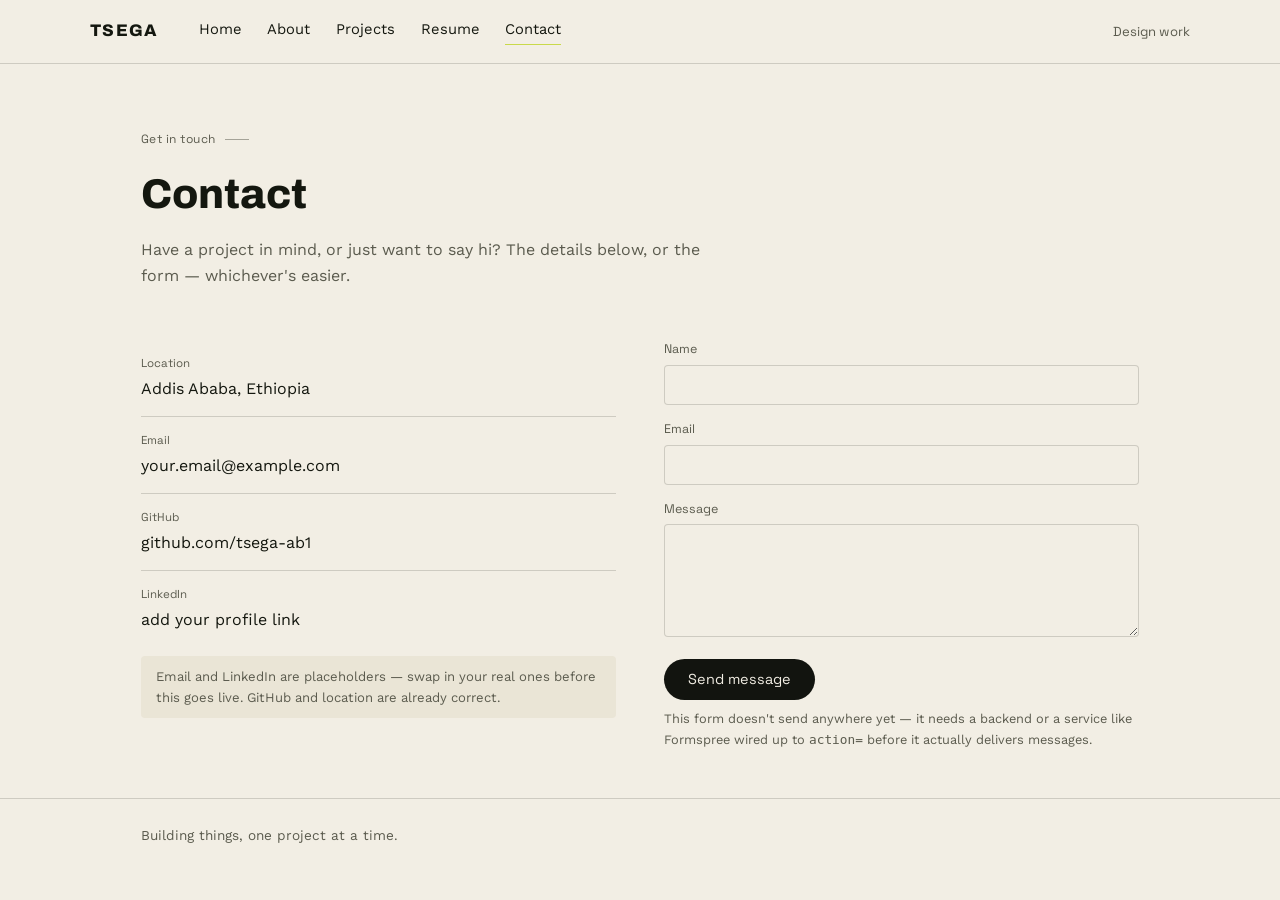
<file: contact.html>
<!doctype html>
<html lang="en">
<head>
<meta charset="UTF-8">
<meta name="viewport" content="width=device-width, initial-scale=1">
<title>Contact — Tsega</title>
<link rel="preconnect" href="https://fonts.googleapis.com">
<link rel="preconnect" href="https://fonts.gstatic.com" crossorigin>
<link href="https://fonts.googleapis.com/css2?family=Archivo:wght@700;800&family=Space+Grotesk:wght@400;500&family=Work+Sans:wght@400;500&display=swap" rel="stylesheet">
<link rel="stylesheet" href="css/style.css">
</head>
<body>

<nav class="site-nav">
  <div class="wrap">
    <span class="site-logo">TSEGA</span>
    <button class="nav-toggle" aria-label="Toggle menu" aria-expanded="false">☰</button>
    <div class="site-links">
      <a href="index.html">Home</a>
      <a href="about.html">About</a>
      <a href="projects.html">Projects</a>
      <a href="resume.html">Resume</a>
      <a href="contact.html" class="is-active">Contact</a>
    </div>
    <div class="nav-extra">
      <a href="design/index.html">Design work</a>
    </div>
  </div>
</nav>

<header class="page-head">
  <div class="wrap">
    <p class="eyebrow">Get in touch</p>
    <h1>Contact</h1>
    <p class="lede">Have a project in mind, or just want to say hi? The details below, or the form — whichever's easier.</p>
  </div>
</header>

<section class="block">
  <div class="wrap contact-grid">
    <div>
      <dl class="contact-list">
        <li><dt>Location</dt><dd>Addis Ababa, Ethiopia</dd></li>
        <li><dt>Email</dt><dd>your.email@example.com</dd></li>
        <li><dt>GitHub</dt><dd><a href="https://github.com/tsega-ab1" target="_blank" rel="noopener">github.com/tsega-ab1</a></dd></li>
        <li><dt>LinkedIn</dt><dd>add your profile link</dd></li>
      </dl>
      <p class="placeholder-note">Email and LinkedIn are placeholders — swap in your real ones before this goes live. GitHub and location are already correct.</p>
    </div>

    <form class="contact-form" onsubmit="return false;">
      <div>
        <label for="cName">Name</label>
        <input id="cName" type="text" name="name" required>
      </div>
      <div>
        <label for="cEmail">Email</label>
        <input id="cEmail" type="email" name="email" required>
      </div>
      <div>
        <label for="cMessage">Message</label>
        <textarea id="cMessage" name="message" rows="5" required></textarea>
      </div>
      <button type="submit">Send message</button>
      <p class="form-note">This form doesn't send anywhere yet — it needs a backend or a service like Formspree wired up to <code>action=</code> before it actually delivers messages.</p>
    </form>
  </div>
</section>

<footer class="site-footer">
  <div class="wrap">
    <span class="tagline">Building things, one project at a time.</span>
  </div>
</footer>

<script src="js/nav.js"></script>
</body>
</html>
</file>
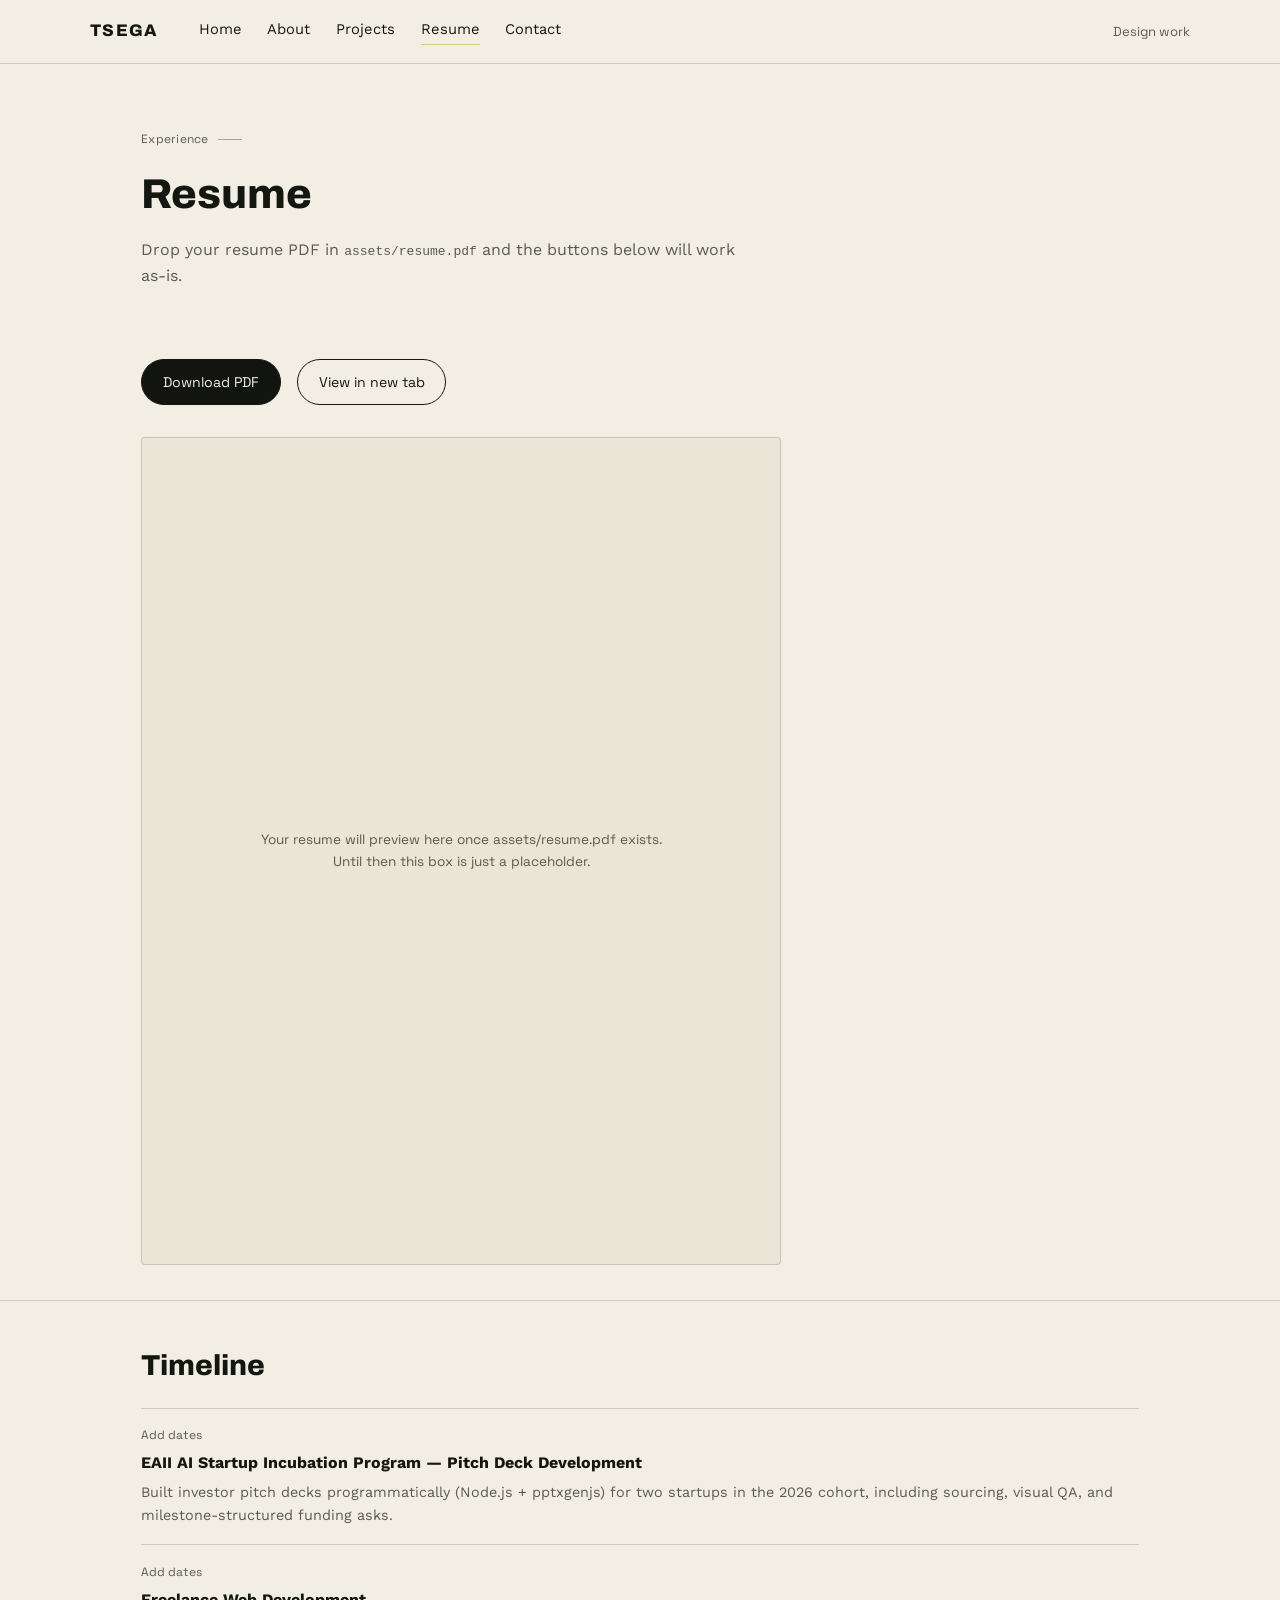
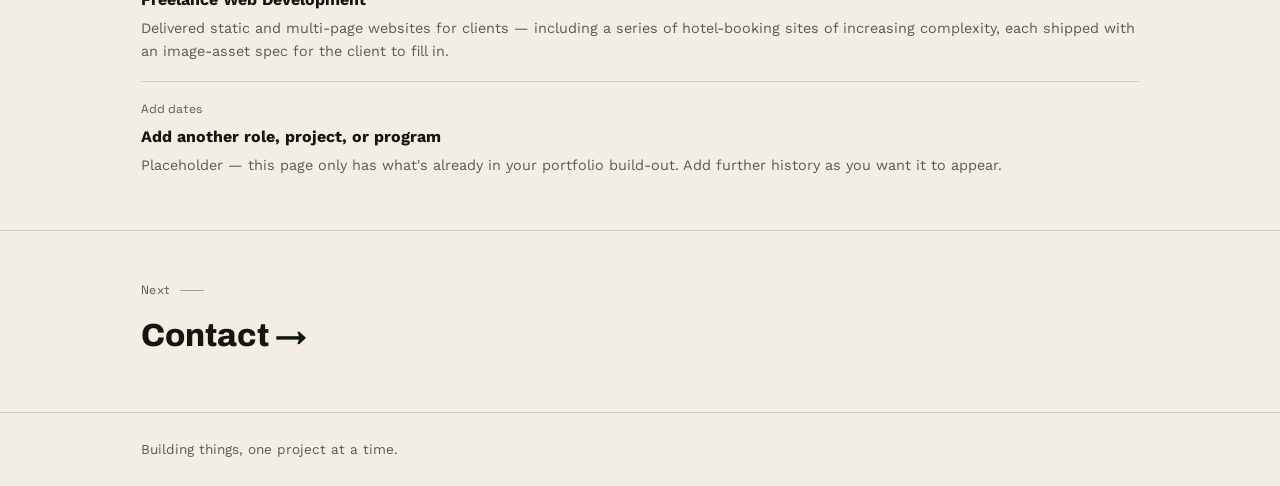
<file: resume.html>
<!doctype html>
<html lang="en">
<head>
<meta charset="UTF-8">
<meta name="viewport" content="width=device-width, initial-scale=1">
<title>Resume — Tsega</title>
<link rel="preconnect" href="https://fonts.googleapis.com">
<link rel="preconnect" href="https://fonts.gstatic.com" crossorigin>
<link href="https://fonts.googleapis.com/css2?family=Archivo:wght@700;800&family=Space+Grotesk:wght@400;500&family=Work+Sans:wght@400;500&display=swap" rel="stylesheet">
<link rel="stylesheet" href="css/style.css">
</head>
<body>

<nav class="site-nav">
  <div class="wrap">
    <span class="site-logo">TSEGA</span>
    <button class="nav-toggle" aria-label="Toggle menu" aria-expanded="false">☰</button>
    <div class="site-links">
      <a href="index.html">Home</a>
      <a href="about.html">About</a>
      <a href="projects.html">Projects</a>
      <a href="resume.html" class="is-active">Resume</a>
      <a href="contact.html">Contact</a>
    </div>
    <div class="nav-extra">
      <a href="design/index.html">Design work</a>
    </div>
  </div>
</nav>

<header class="page-head">
  <div class="wrap">
    <p class="eyebrow">Experience</p>
    <h1>Resume</h1>
    <p class="lede">Drop your resume PDF in <code>assets/resume.pdf</code> and the buttons below will work as-is.</p>
  </div>
</header>

<section class="block">
  <div class="wrap">
    <div class="resume-actions">
      <a class="btn primary" href="assets/resume.pdf" download>Download PDF</a>
      <a class="btn ghost" href="assets/resume.pdf" target="_blank" rel="noopener">View in new tab</a>
    </div>
    <div class="resume-embed">
      Your resume will preview here once assets/resume.pdf exists.<br>Until then this box is just a placeholder.
    </div>
  </div>
</section>

<section class="block">
  <div class="wrap">
    <div class="section-head"><h2>Timeline</h2></div>

    <div class="timeline-item">
      <div class="when">Add dates</div>
      <h4>EAII AI Startup Incubation Program — Pitch Deck Development</h4>
      <p>Built investor pitch decks programmatically (Node.js + pptxgenjs) for two startups in the 2026 cohort, including sourcing, visual QA, and milestone-structured funding asks.</p>
    </div>

    <div class="timeline-item">
      <div class="when">Add dates</div>
      <h4>Freelance Web Development</h4>
      <p>Delivered static and multi-page websites for clients — including a series of hotel-booking sites of increasing complexity, each shipped with an image-asset spec for the client to fill in.</p>
    </div>

    <div class="timeline-item">
      <div class="when">Add dates</div>
      <h4>Add another role, project, or program</h4>
      <p>Placeholder — this page only has what's already in your portfolio build-out. Add further history as you want it to appear.</p>
    </div>
  </div>
</section>

<section class="next-section">
  <div class="wrap">
    <p class="eyebrow">Next</p>
    <a class="big-link" href="contact.html">Contact →</a>
  </div>
</section>

<footer class="site-footer">
  <div class="wrap">
    <span class="tagline">Building things, one project at a time.</span>
  </div>
</footer>

<script src="js/nav.js"></script>
</body>
</html>
</file>
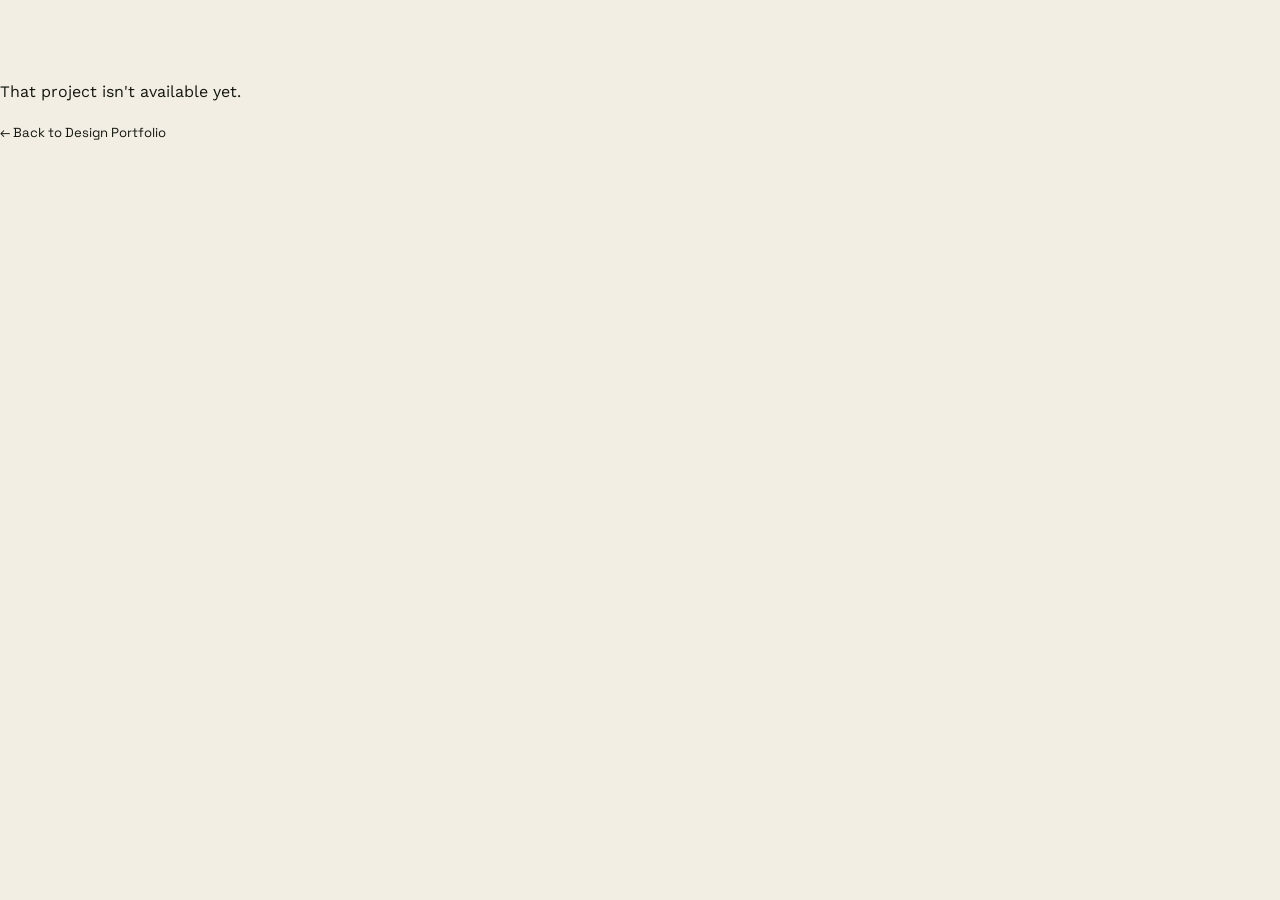
<file: design/project.html>
<!doctype html>
<html lang="en">
<head>
<meta charset="UTF-8">
<meta name="viewport" content="width=device-width, initial-scale=1">
<title>Project — Design Portfolio — Tsega</title>
<link rel="preconnect" href="https://fonts.googleapis.com">
<link rel="preconnect" href="https://fonts.gstatic.com" crossorigin>
<link href="https://fonts.googleapis.com/css2?family=Archivo:wght@700;800&family=Space+Grotesk:wght@400;500&family=Work+Sans:wght@400;500&display=swap" rel="stylesheet">
<link rel="stylesheet" href="css/style.css">
</head>
<body>

<nav class="site-nav">
  <div class="wrap">
    <span class="site-logo">TSEGA</span>
    <div class="site-links">
      <a href="../index.html">Home</a>
      <a href="index.html" class="is-active">Design Portfolio</a>
    </div>
    <span class="site-role" id="metaTag"></span>
  </div>
</nav>

<header class="project-hero">
  <div class="wrap">
    <div>
      <p class="eyebrow" id="pEyebrow"></p>
      <h1 id="pTitle"></h1>
      <p class="desc" id="pDesc"></p>
      <dl class="project-meta">
        <dt>Client</dt><dd id="pClient"></dd>
        <dt>Category</dt><dd id="pCategory"></dd>
        <dt>Year</dt><dd id="pYear"></dd>
      </dl>
    </div>
    <div class="project-hero-media" id="pHeroMedia"></div>
  </div>
</header>

<section class="project-section" id="conceptSection">
  <div class="wrap concept-grid">
    <div>
      <p class="eyebrow" id="cEyebrow"></p>
      <h2 id="cHeadline"></h2>
      <p id="cDesc"></p>
      <div class="trait-row" id="cTraits"></div>
    </div>
    <div>
      <p class="eyebrow">Color palette</p>
      <div class="swatch-row" id="pPalette"></div>
    </div>
    <div>
      <p class="eyebrow">Typography</p>
      <div class="type-row" id="pType"></div>
    </div>
  </div>
</section>

<section class="project-section" id="mockupsSection">
  <div class="wrap">
    <p class="eyebrow">More mockups</p>
    <div class="grid-3" id="pMockups" style="margin-top:1.2rem;"></div>
  </div>
</section>

<section class="project-section" id="detailsSection">
  <div class="wrap">
    <p class="eyebrow">Details</p>
    <div class="grid-3" id="pDetails" style="margin-top:1.2rem;"></div>
  </div>
</section>

<footer class="site-footer">
  <div class="wrap">
    <span class="tagline" id="pFooterTitle"></span>
    <a class="back-link" href="index.html">← Back to Design Portfolio</a>
  </div>
</footer>

<script src="js/data.js"></script>
<script src="js/util.js"></script>
<script src="js/project.js"></script>
</body>
</html>
</file>
<file: css/style.css>
/* ============================================================
   Dev Portfolio — same brand tokens as /design-portfolio so the
   two sites read as one person's work.
   ============================================================ */

:root {
  --ink: #12140F;
  --paper: #F2EEE4;
  --paper-2: #EAE5D6;
  --lime: #C9D94A;

  --text-on-dark: #F2EEE4;
  --text-on-dark-soft: #A9B39A;
  --text-on-light: #14170F;
  --text-on-light-soft: #5B5B4E;

  --line-on-dark: rgba(242, 238, 228, 0.16);
  --line-on-light: rgba(20, 23, 15, 0.16);

  --font-display: "Archivo", sans-serif;
  --font-body: "Work Sans", sans-serif;
  --font-label: "Space Grotesk", monospace;

  --gutter: clamp(1.2rem, 4vw, 3.2rem);
  --max-width: 1100px;
  --radius: 4px;
}

* { box-sizing: border-box; }

@media (prefers-reduced-motion: reduce) {
  * { animation-duration: 0.01ms !important; transition-duration: 0.01ms !important; }
}

body {
  margin: 0;
  background: var(--paper);
  color: var(--text-on-light);
  font-family: var(--font-body);
  line-height: 1.6;
  -webkit-font-smoothing: antialiased;
}

a { color: inherit; text-decoration: none; }
:focus-visible { outline: 2px solid var(--lime); outline-offset: 2px; }
img { max-width: 100%; display: block; }

.wrap {
  max-width: var(--max-width);
  margin: 0 auto;
  padding-left: var(--gutter);
  padding-right: var(--gutter);
}

.eyebrow {
  font-family: var(--font-label);
  font-size: 0.75rem;
  letter-spacing: 0.02em;
  color: var(--text-on-light-soft);
  display: flex;
  align-items: center;
  gap: 0.6rem;
}
.eyebrow::after { content: ""; width: 24px; height: 1px; background: currentColor; opacity: 0.5; }

/* ---------- nav ---------- */

.site-nav {
  background: var(--paper);
  border-bottom: 1px solid var(--line-on-light);
  position: sticky;
  top: 0;
  z-index: 30;
}
.site-nav .wrap { display: flex; align-items: center; gap: 2rem; padding: 1.1rem 0; }
.site-logo { font-family: var(--font-display); font-weight: 800; letter-spacing: 0.08em; font-size: 1.05rem; }

.nav-toggle {
  display: none;
  margin-left: auto;
  background: none;
  border: 1px solid var(--line-on-light);
  border-radius: 6px;
  width: 2.2rem;
  height: 2.2rem;
  font-size: 1.1rem;
  cursor: pointer;
}

.site-links {
  display: flex;
  gap: 1.6rem;
  font-size: 0.92rem;
  margin-left: 0.5rem;
}
.site-links a { padding-bottom: 3px; border-bottom: 1px solid transparent; }
.site-links a:hover, .site-links a.is-active { border-color: var(--lime); }

.nav-extra {
  margin-left: auto;
  display: flex;
  gap: 1.2rem;
  font-family: var(--font-label);
  font-size: 0.82rem;
}
.nav-extra a { color: var(--text-on-light-soft); }
.nav-extra a:hover { color: var(--text-on-light); }

@media (max-width: 760px) {
  .nav-toggle { display: inline-flex; align-items: center; justify-content: center; }
  .nav-extra { display: none; }
  .site-links {
    position: absolute;
    top: 100%;
    left: 0;
    right: 0;
    background: var(--paper);
    border-bottom: 1px solid var(--line-on-light);
    flex-direction: column;
    gap: 0;
    padding: 0.5rem 0;
    display: none;
  }
  .site-links.is-open { display: flex; }
  .site-links a { padding: 0.8rem var(--gutter); border-bottom: 1px solid var(--line-on-light); }
}

/* ---------- hero (home) ---------- */

.hero { padding: clamp(3rem, 8vw, 6rem) 0 clamp(2rem, 5vw, 3.5rem); }
.hero .kicker { margin-bottom: 1.6rem; }
.hero h1 {
  font-family: var(--font-display);
  font-weight: 800;
  font-size: clamp(2.6rem, 7vw, 4.4rem);
  line-height: 1;
  margin: 0 0 0.3rem;
}
.hero h1 .accent { color: #3D5A80; }
.hero .role {
  font-family: var(--font-label);
  font-size: 1.1rem;
  color: var(--text-on-light-soft);
  margin-bottom: 1.6rem;
}
.hero p.lede { max-width: 56ch; font-size: 1.05rem; margin: 0 0 2rem; }

.cta-link {
  display: inline-flex;
  align-items: center;
  gap: 0.6rem;
  font-family: var(--font-label);
  font-size: 0.9rem;
  border-bottom: 1px solid var(--text-on-light);
  padding-bottom: 0.25rem;
}
.cta-link:hover { border-color: #3D5A80; color: #3D5A80; }

.info-grid {
  margin-top: 3rem;
  display: grid;
  grid-template-columns: repeat(4, 1fr);
  gap: 1.4rem;
  border-top: 1px solid var(--line-on-light);
  padding-top: 1.6rem;
}
@media (max-width: 700px) { .info-grid { grid-template-columns: repeat(2, 1fr); } }
.info-grid dt { font-family: var(--font-label); font-size: 0.72rem; color: var(--text-on-light-soft); margin-bottom: 0.3rem; }
.info-grid dd { margin: 0; font-size: 0.92rem; word-break: break-word; }

/* ---------- section scaffolding ---------- */

.page-head { padding: clamp(2.2rem, 5vw, 3.4rem) 0 1rem; }
.page-head h1 {
  font-family: var(--font-display);
  font-weight: 800;
  font-size: clamp(1.9rem, 4vw, 2.6rem);
  margin: 0.5rem 0 0.6rem;
}
.page-head p.lede { max-width: 60ch; color: var(--text-on-light-soft); margin: 0; }

section.block { padding: 2.2rem 0; border-top: 1px solid var(--line-on-light); }
section.block:first-of-type { border-top: none; }

.section-head h2 {
  font-family: var(--font-display);
  font-weight: 800;
  font-size: clamp(1.4rem, 3vw, 1.8rem);
  margin: 0.4rem 0 1.2rem;
}

/* ---------- about page ---------- */

.about-grid {
  display: grid;
  grid-template-columns: 0.8fr 1.2fr;
  gap: clamp(1.5rem, 4vw, 3rem);
  align-items: start;
}
@media (max-width: 760px) { .about-grid { grid-template-columns: 1fr; } }
.about-photo { aspect-ratio: 4/5; border-radius: var(--radius); background: var(--paper-2); overflow: hidden; }
.about-photo .media-fallback {
  width: 100%; height: 100%; display: flex; align-items: flex-end; padding: 1rem;
  background: linear-gradient(155deg, #3D5A80CC, #3D5A8045);
}
.about-photo .media-fallback span { font-family: var(--font-display); font-weight: 700; color: #fff; }

.skill-row { display: flex; flex-wrap: wrap; gap: 0.5rem; margin-top: 0.8rem; }
.skill-chip {
  font-family: var(--font-label);
  font-size: 0.8rem;
  border: 1px solid var(--line-on-light);
  padding: 0.3rem 0.75rem;
  border-radius: 999px;
}

.edu-item { border-top: 1px solid var(--line-on-light); padding: 1rem 0; }
.edu-item:first-child { border-top: none; }
.edu-year { font-family: var(--font-label); font-size: 0.78rem; color: var(--text-on-light-soft); }
.edu-item h3 { margin: 0.25rem 0 0.3rem; font-size: 1.05rem; }
.edu-item p { margin: 0; color: var(--text-on-light-soft); font-size: 0.92rem; }

.placeholder-note {
  font-size: 0.82rem;
  color: var(--text-on-light-soft);
  background: var(--paper-2);
  border-radius: var(--radius);
  padding: 0.6rem 0.9rem;
  margin-top: 0.6rem;
}

/* ---------- projects ---------- */

.project-card {
  display: grid;
  grid-template-columns: 1fr 1fr;
  gap: clamp(1.2rem, 3vw, 2.4rem);
  align-items: center;
  padding: 2.4rem 0;
  border-top: 1px solid var(--line-on-light);
}
.project-card:first-of-type { border-top: none; padding-top: 0.6rem; }
@media (max-width: 800px) { .project-card { grid-template-columns: 1fr; } }
.project-card:nth-of-type(even) .project-media { order: 2; }

.project-media { aspect-ratio: 16/10; border-radius: var(--radius); overflow: hidden; background: var(--paper-2); }
.project-media img, .project-media .media-fallback { width: 100%; height: 100%; object-fit: cover; }
.project-media .media-fallback {
  display: flex; align-items: flex-end; padding: 1rem;
}
.project-media .media-fallback span { font-family: var(--font-display); font-weight: 700; color: #fff; }

.project-number { font-family: var(--font-label); font-size: 0.78rem; color: var(--text-on-light-soft); }
.project-card h3 { font-family: var(--font-display); font-weight: 800; font-size: 1.5rem; margin: 0.3rem 0 0.7rem; }

.project-meta {
  display: grid;
  grid-template-columns: auto 1fr;
  gap: 0.3rem 1rem;
  font-size: 0.88rem;
  margin-bottom: 0.9rem;
}
.project-meta dt { font-family: var(--font-label); font-size: 0.72rem; color: var(--text-on-light-soft); }
.project-meta dd { margin: 0; }

.project-card p.desc { margin: 0 0 1rem; color: var(--text-on-light-soft); }

.status-tag {
  display: inline-block;
  font-family: var(--font-label);
  font-size: 0.72rem;
  border: 1px solid var(--line-on-light);
  border-radius: 999px;
  padding: 0.2rem 0.6rem;
  color: var(--text-on-light-soft);
  margin-bottom: 0.7rem;
}

.coming-soon-grid {
  display: grid;
  grid-template-columns: repeat(auto-fit, minmax(240px, 1fr));
  gap: 1.2rem;
}
.coming-card { border: 1px solid var(--line-on-light); border-radius: var(--radius); padding: 1.2rem 1.3rem; }
.coming-card h4 { font-family: var(--font-display); margin: 0.6rem 0 0.4rem; }
.coming-card p { margin: 0; color: var(--text-on-light-soft); font-size: 0.9rem; }

/* ---------- resume ---------- */

.resume-actions { display: flex; gap: 1rem; flex-wrap: wrap; margin: 1.2rem 0 2rem; }
.btn {
  font-family: var(--font-label);
  font-size: 0.88rem;
  padding: 0.65rem 1.3rem;
  border-radius: 999px;
  border: 1px solid var(--text-on-light);
}
.btn.primary { background: var(--ink); color: var(--paper); border-color: var(--ink); }
.btn.primary:hover { background: #3D5A80; border-color: #3D5A80; }
.btn.ghost:hover { border-color: #3D5A80; color: #3D5A80; }

.resume-embed {
  aspect-ratio: 8.5/11;
  max-width: 640px;
  border: 1px solid var(--line-on-light);
  border-radius: var(--radius);
  background: var(--paper-2);
  display: flex;
  align-items: center;
  justify-content: center;
  color: var(--text-on-light-soft);
  font-family: var(--font-label);
  font-size: 0.85rem;
  text-align: center;
  padding: 2rem;
}

.timeline-item { border-top: 1px solid var(--line-on-light); padding: 1.1rem 0; }
.timeline-item:first-child { border-top: none; }
.timeline-item .when { font-family: var(--font-label); font-size: 0.75rem; color: var(--text-on-light-soft); }
.timeline-item h4 { margin: 0.3rem 0 0.3rem; }
.timeline-item p { margin: 0; color: var(--text-on-light-soft); font-size: 0.9rem; }

/* ---------- contact ---------- */

.contact-grid {
  display: grid;
  grid-template-columns: 1fr 1fr;
  gap: clamp(1.5rem, 4vw, 3rem);
}
@media (max-width: 760px) { .contact-grid { grid-template-columns: 1fr; } }

.contact-list { list-style: none; margin: 0; padding: 0; }
.contact-list li { border-top: 1px solid var(--line-on-light); padding: 0.9rem 0; }
.contact-list li:first-child { border-top: none; }
.contact-list dt { font-family: var(--font-label); font-size: 0.72rem; color: var(--text-on-light-soft); margin-bottom: 0.2rem; }
.contact-list dd { margin: 0; font-size: 1rem; }

.contact-form { display: flex; flex-direction: column; gap: 0.9rem; }
.contact-form label { font-family: var(--font-label); font-size: 0.78rem; color: var(--text-on-light-soft); margin-bottom: 0.3rem; display: block; }
.contact-form input, .contact-form textarea {
  width: 100%;
  font-family: var(--font-body);
  font-size: 0.95rem;
  padding: 0.65rem 0.8rem;
  border: 1px solid var(--line-on-light);
  border-radius: var(--radius);
  background: var(--paper);
  color: var(--text-on-light);
}
.contact-form button {
  align-self: flex-start;
  font-family: var(--font-label);
  font-size: 0.9rem;
  background: var(--ink);
  color: var(--paper);
  border: none;
  padding: 0.7rem 1.5rem;
  border-radius: 999px;
  cursor: pointer;
}
.contact-form button:hover { background: #3D5A80; }
.form-note { font-size: 0.8rem; color: var(--text-on-light-soft); margin-top: -0.3rem; }

/* ---------- next-section teaser ---------- */

.next-section {
  border-top: 1px solid var(--line-on-light);
  padding: 2.4rem 0 3.2rem;
}
.next-section .eyebrow { margin-bottom: 0.6rem; }
.next-section a.big-link {
  font-family: var(--font-display);
  font-weight: 800;
  font-size: clamp(1.4rem, 3vw, 2rem);
}
.next-section a.big-link:hover { color: #3D5A80; }

/* ---------- footer ---------- */

.site-footer { border-top: 1px solid var(--line-on-light); padding: 1.6rem 0; }
.site-footer .wrap { display: flex; justify-content: space-between; align-items: center; gap: 1rem; flex-wrap: wrap; }
.site-footer .tagline { font-size: 0.85rem; color: var(--text-on-light-soft); }
.site-footer .social { display: flex; gap: 1rem; font-family: var(--font-label); font-size: 0.8rem; }
</file>
<file: design/css/style.css>
/* ============================================================
   Design Portfolio — shared tokens, following the reference
   comps: warm cream nav/light sections, near-black + deep-green
   dark sections, a single lime accent used sparingly.
   ============================================================ */

:root {
  --ink: #12140F;
  --ink-deep: #0B0D09;
  --paper: #F2EEE4;
  --paper-2: #EAE5D6;
  --lime: #C9D94A;

  --text-on-dark: #F2EEE4;
  --text-on-dark-soft: #A9B39A;
  --text-on-light: #14170F;
  --text-on-light-soft: #5B5B4E;

  --line-on-dark: rgba(242, 238, 228, 0.16);
  --line-on-light: rgba(20, 23, 15, 0.16);

  --font-display: "Archivo", sans-serif;
  --font-body: "Work Sans", sans-serif;
  --font-label: "Space Grotesk", monospace;

  --gutter: clamp(1.2rem, 4vw, 3.2rem);
  --max-width: 1360px;
  --radius: 4px;
}

* { box-sizing: border-box; }

@media (prefers-reduced-motion: reduce) {
  * { animation-duration: 0.01ms !important; transition-duration: 0.01ms !important; }
  html { scroll-behavior: auto !important; }
}

html { scroll-behavior: smooth; }

body {
  margin: 0;
  background: var(--paper);
  color: var(--text-on-light);
  font-family: var(--font-body);
  line-height: 1.5;
  -webkit-font-smoothing: antialiased;
}

a { color: inherit; text-decoration: none; }
:focus-visible { outline: 2px solid var(--lime); outline-offset: 2px; }

.wrap {
  max-width: var(--max-width);
  margin: 0 auto;
  padding-left: var(--gutter);
  padding-right: var(--gutter);
}

.eyebrow {
  font-family: var(--font-label);
  font-size: 0.72rem;
  letter-spacing: 0.02em;
  display: flex;
  align-items: center;
  gap: 0.6rem;
  opacity: 0.75;
}
.eyebrow::after {
  content: "";
  display: inline-block;
  width: 24px;
  height: 1px;
  background: currentColor;
  opacity: 0.5;
}

/* ---------- nav ---------- */

.site-nav {
  background: var(--paper);
  color: var(--text-on-light);
  border-bottom: 1px solid var(--line-on-light);
  position: sticky;
  top: 0;
  z-index: 30;
}

.site-nav .wrap {
  display: flex;
  align-items: center;
  gap: 2rem;
  padding: 1.1rem 0;
}

.site-logo {
  font-family: var(--font-display);
  font-weight: 800;
  letter-spacing: 0.08em;
  font-size: 1.05rem;
}

.site-links {
  display: flex;
  gap: 1.6rem;
  font-size: 0.92rem;
  margin-right: auto;
}

.site-links a { padding-bottom: 3px; border-bottom: 1px solid transparent; }
.site-links a:hover, .site-links a.is-active { border-color: var(--lime); }

.site-role {
  font-family: var(--font-label);
  font-size: 0.75rem;
  color: var(--text-on-light-soft);
  display: flex;
  align-items: center;
  gap: 0.6rem;
}
.site-role::before {
  content: "";
  width: 22px;
  height: 1px;
  background: currentColor;
  display: inline-block;
}

@media (max-width: 760px) {
  .site-role { display: none; }
  .site-links { gap: 1rem; font-size: 0.85rem; }
}

/* ---------- hero ---------- */

.hero {
  background: var(--ink);
  color: var(--text-on-dark);
  padding: clamp(2.5rem, 6vw, 5rem) 0;
}

.hero .wrap {
  display: grid;
  grid-template-columns: 1fr 1.05fr;
  gap: clamp(1.5rem, 4vw, 3rem);
  align-items: center;
}

@media (max-width: 900px) {
  .hero .wrap { grid-template-columns: 1fr; }
}

.hero-eyebrow { color: var(--text-on-dark-soft); margin-bottom: 1.4rem; }

.hero h1 {
  font-family: var(--font-display);
  font-weight: 800;
  font-size: clamp(2.6rem, 6vw, 4.2rem);
  line-height: 1.02;
  margin: 0 0 1.1rem;
  letter-spacing: -0.01em;
}
.hero h1 .accent { color: var(--lime); display: block; }

.hero p {
  max-width: 42ch;
  color: var(--text-on-dark-soft);
  font-size: 1.02rem;
  margin: 0 0 1.6rem;
}

.explore-link {
  display: inline-flex;
  align-items: center;
  gap: 0.7rem;
  font-family: var(--font-label);
  font-size: 0.85rem;
  color: var(--text-on-dark);
  border-bottom: 1px solid var(--line-on-dark);
  padding-bottom: 0.3rem;
}
.explore-link:hover { border-color: var(--lime); color: var(--lime); }

.hero-media {
  aspect-ratio: 4 / 3;
  border-radius: var(--radius);
  overflow: hidden;
}

/* ---------- media + fallback (shared) ---------- */

.media, .media img, .media-fallback {
  width: 100%;
  height: 100%;
  display: block;
  object-fit: cover;
}

.media { position: relative; background: var(--paper-2); }

.media-fallback {
  display: flex;
  align-items: flex-end;
  padding: 0.9rem;
}
.media-fallback span {
  font-family: var(--font-display);
  font-weight: 700;
  font-size: 1rem;
  color: rgba(242, 238, 228, 0.94);
}

/* ---------- category feature sections ---------- */

.feature {
  padding: clamp(3rem, 7vw, 5.5rem) 0;
}

.feature.theme-dark { color: var(--text-on-dark); }
.feature.theme-light { color: var(--text-on-light); }

.feature .wrap {
  display: grid;
  grid-template-columns: 0.85fr 1.3fr 0.55fr;
  gap: clamp(1.2rem, 3vw, 2.2rem);
  align-items: center;
}

@media (max-width: 980px) {
  .feature .wrap { grid-template-columns: 1fr; }
}

.feature-copy .number {
  font-family: var(--font-label);
  font-size: 0.8rem;
  opacity: 0.7;
  margin-bottom: 0.6rem;
}

.feature-copy h2 {
  font-family: var(--font-display);
  font-weight: 800;
  font-size: clamp(1.9rem, 3.4vw, 2.7rem);
  margin: 0 0 0.3rem;
}

.feature-copy .kicker {
  font-size: 0.85rem;
  text-transform: uppercase;
  letter-spacing: 0.04em;
  opacity: 0.65;
  margin-bottom: 0.9rem;
}

.feature-copy p.desc {
  max-width: 36ch;
  opacity: 0.85;
  margin: 0 0 1.3rem;
}

.view-all {
  font-family: var(--font-label);
  font-size: 0.82rem;
  display: inline-flex;
  gap: 0.5rem;
  align-items: center;
  border-bottom: 1px solid currentColor;
  padding-bottom: 0.25rem;
  opacity: 0.9;
}
.theme-dark .view-all:hover { color: var(--lime); }
.theme-light .view-all:hover { color: #3D5A80; }

.feature-main .media { aspect-ratio: 4 / 5; }

.feature-thumbs {
  display: flex;
  flex-direction: column;
  gap: 0.9rem;
}
.feature-thumbs .media { aspect-ratio: 4 / 3; }
.feature-thumbs .thumb-title {
  display: block;
  font-family: var(--font-label);
  font-size: 0.72rem;
  margin-top: 0.35rem;
  opacity: 0.75;
}

.feature-main, .feature-thumbs a { display: block; }

.palette-preview {
  display: flex;
  gap: 0.4rem;
  margin-top: 1.6rem;
}
.palette-preview i {
  width: 13px;
  height: 13px;
  border-radius: 50%;
  display: inline-block;
}

/* ---------- footer ---------- */

.site-footer {
  background: var(--paper);
  border-top: 1px solid var(--line-on-light);
  padding: 1.6rem 0;
}
.site-footer .wrap {
  display: flex;
  justify-content: space-between;
  align-items: center;
  gap: 1rem;
  flex-wrap: wrap;
}
.site-footer .tagline {
  font-size: 0.85rem;
  color: var(--text-on-light-soft);
}
.site-footer .social {
  display: flex;
  gap: 1rem;
  font-family: var(--font-label);
  font-size: 0.8rem;
}

/* ============================================================
   works.html — filterable grid
   ============================================================ */

.works-header {
  background: var(--ink);
  color: var(--text-on-dark);
  padding: clamp(2.4rem, 5vw, 3.6rem) 0 2rem;
}
.works-header h1 {
  font-family: var(--font-display);
  font-weight: 800;
  font-size: clamp(2rem, 4.5vw, 3rem);
  margin: 0.5rem 0 0;
}
.back-link {
  font-family: var(--font-label);
  font-size: 0.82rem;
  color: var(--text-on-dark-soft);
}
.back-link:hover { color: var(--lime); }

.filter-row {
  display: flex;
  flex-wrap: wrap;
  gap: 0.6rem;
  padding: 1.6rem 0 0;
}
.filter-chip {
  font-family: var(--font-label);
  font-size: 0.82rem;
  background: none;
  border: 1px solid var(--line-on-dark);
  color: var(--text-on-dark-soft);
  padding: 0.4rem 0.9rem;
  border-radius: 999px;
  cursor: pointer;
}
.filter-chip:hover { border-color: var(--lime); color: var(--lime); }
.filter-chip.is-active { background: var(--lime); color: var(--ink); border-color: var(--lime); }

.works-grid {
  background: var(--ink);
  padding: 2.2rem 0 4rem;
  display: grid;
  grid-template-columns: repeat(4, 1fr);
  gap: 14px;
}
.works-grid .wrap { display: contents; }

@media (max-width: 900px) { .works-grid { grid-template-columns: repeat(2, 1fr); } }
@media (max-width: 520px) { .works-grid { grid-template-columns: 1fr; } }

.work-tile {
  border: none;
  padding: 0;
  cursor: pointer;
  text-align: left;
  color: var(--text-on-dark);
}
.work-tile .media { aspect-ratio: 4/5; border-radius: var(--radius); }
.work-tile .tile-meta {
  display: flex;
  justify-content: space-between;
  font-family: var(--font-label);
  font-size: 0.78rem;
  margin-top: 0.5rem;
  color: var(--text-on-dark-soft);
}
.work-tile .tile-meta .title { color: var(--text-on-dark); }

/* ============================================================
   project.html — case study
   ============================================================ */

body.project-theme-dark { background: var(--ink); color: var(--text-on-dark); }
body.project-theme-light { background: var(--paper); color: var(--text-on-light); }

body.project-theme-dark .site-nav { background: var(--ink); color: var(--text-on-dark); border-color: var(--line-on-dark); }
body.project-theme-dark .site-links a.is-active, body.project-theme-dark .site-role { color: var(--text-on-dark-soft); }
body.project-theme-dark .site-footer { background: var(--ink); border-color: var(--line-on-dark); }
body.project-theme-dark .site-footer .tagline { color: var(--text-on-dark-soft); }
body.project-theme-dark .back-link { color: var(--text-on-dark-soft); }

.project-hero { padding: clamp(2rem, 5vw, 3.2rem) 0 1.5rem; }
.project-hero .wrap {
  display: grid;
  grid-template-columns: 0.9fr 1.4fr;
  gap: clamp(1.5rem, 4vw, 3rem);
  align-items: center;
}
@media (max-width: 900px) { .project-hero .wrap { grid-template-columns: 1fr; } }

.project-hero h1 {
  font-family: var(--font-display);
  font-weight: 800;
  font-size: clamp(2.1rem, 4.5vw, 3.1rem);
  margin: 0.4rem 0 1rem;
  line-height: 1.05;
}
.project-hero .accent { display: block; }
body.project-theme-dark .project-hero .accent { color: var(--lime); }
body.project-theme-light .project-hero .accent { color: #3D5A80; }

.project-hero p.desc { max-width: 44ch; opacity: 0.85; margin: 0 0 1.3rem; }

.project-meta {
  display: grid;
  grid-template-columns: auto 1fr;
  gap: 0.4rem 1.2rem;
  font-size: 0.9rem;
  max-width: 30ch;
}
.project-meta dt { font-family: var(--font-label); font-size: 0.75rem; opacity: 0.6; }
.project-meta dd { margin: 0; }

.project-hero-media .media { aspect-ratio: 16/10; border-radius: var(--radius); }

.project-section { padding: clamp(2.4rem, 5vw, 3.6rem) 0; border-top: 1px solid; }
body.project-theme-dark .project-section { border-color: var(--line-on-dark); }
body.project-theme-light .project-section { border-color: var(--line-on-light); }

.concept-grid {
  display: grid;
  grid-template-columns: 1.2fr 0.9fr 0.9fr;
  gap: clamp(1.5rem, 3vw, 2.5rem);
}
@media (max-width: 900px) { .concept-grid { grid-template-columns: 1fr; } }

.concept-grid h2 {
  font-family: var(--font-display);
  font-weight: 800;
  font-size: clamp(1.5rem, 3vw, 2rem);
  margin: 0.4rem 0 0.8rem;
}
.trait-row { display: flex; gap: 0.5rem; flex-wrap: wrap; margin-top: 1rem; }
.trait-chip {
  font-size: 0.78rem;
  border: 1px solid;
  border-color: inherit;
  padding: 0.25rem 0.7rem;
  border-radius: 999px;
  opacity: 0.85;
}

.swatch-row { display: flex; flex-wrap: wrap; gap: 0.9rem; }
.swatch { text-align: left; }
.swatch i {
  display: block;
  width: 46px;
  height: 46px;
  border-radius: 50%;
  margin-bottom: 0.4rem;
}
.swatch .hex { font-family: var(--font-label); font-size: 0.72rem; opacity: 0.7; display: block; }
.swatch .label { font-size: 0.8rem; }

.type-row { display: flex; flex-direction: column; gap: 0.8rem; }
.type-row .name { font-family: var(--font-display); font-weight: 700; font-size: 1.1rem; }
.type-row .role { font-size: 0.78rem; opacity: 0.65; }

.grid-3 {
  display: grid;
  grid-template-columns: repeat(3, 1fr);
  gap: 14px;
}
@media (max-width: 760px) { .grid-3 { grid-template-columns: 1fr; } }
.grid-3 .media { aspect-ratio: 4/3; border-radius: var(--radius); }
.grid-3 figcaption {
  font-family: var(--font-label);
  font-size: 0.75rem;
  margin-top: 0.4rem;
  opacity: 0.7;
  text-transform: uppercase;
}
.grid-3 figure { margin: 0; }

/* ---------- lightbox (shared) ---------- */

.lightbox {
  position: fixed;
  inset: 0;
  background: rgba(8, 8, 6, 0.94);
  display: flex;
  align-items: center;
  justify-content: center;
  z-index: 50;
  padding: 4vh 4vw;
}
.lightbox[hidden] { display: none; }

.lightbox-frame {
  max-width: min(880px, 92vw);
  max-height: 88vh;
  display: flex;
  flex-direction: column;
  gap: 0.9rem;
}
.lightbox-media-wrap .media { max-height: 72vh; border-radius: var(--radius); }
.lightbox-caption {
  display: flex;
  justify-content: space-between;
  gap: 1rem;
  color: var(--text-on-dark);
}
.lightbox-caption h2 { font-family: var(--font-display); font-size: 1.15rem; margin: 0; }
.lightbox-caption .meta { font-family: var(--font-label); font-size: 0.8rem; color: var(--text-on-dark-soft); white-space: nowrap; }

.lightbox-close, .lightbox-nav {
  position: fixed;
  background: none;
  border: 1px solid var(--line-on-dark);
  color: var(--text-on-dark);
  border-radius: 999px;
  cursor: pointer;
}
.lightbox-close { top: 1.6rem; right: 1.6rem; width: 2.4rem; height: 2.4rem; }
.lightbox-nav { top: 50%; transform: translateY(-50%); width: 2.6rem; height: 2.6rem; }
.lightbox-nav.prev { left: 1.6rem; }
.lightbox-nav.next { right: 1.6rem; }
.lightbox-close:hover, .lightbox-nav:hover { border-color: var(--lime); color: var(--lime); }
</file>
